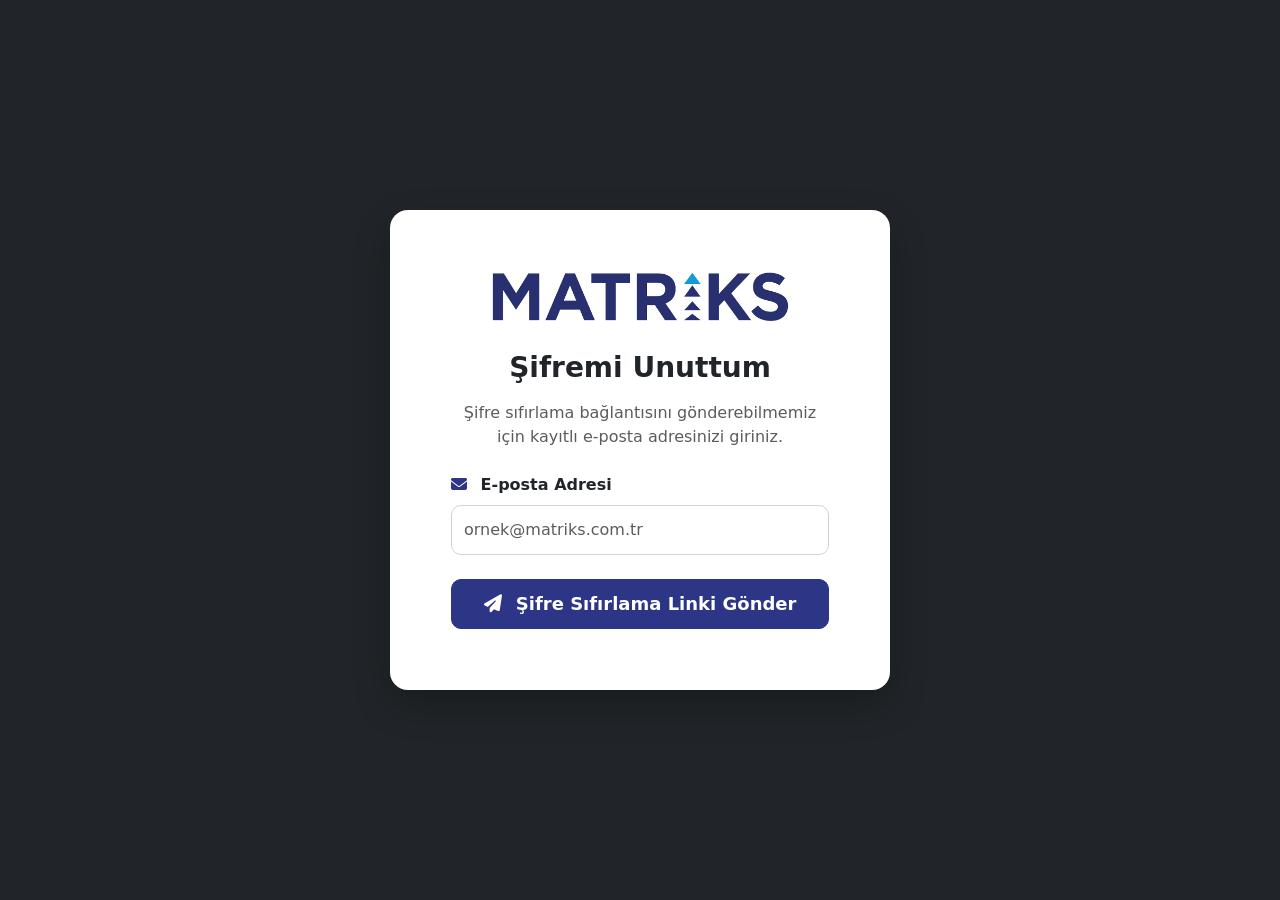
<file: pages/forgot-password.html>
<!doctype html>
<html lang="tr">
  <head>
    <meta charset="UTF-8" />
    <meta name="viewport" content="width=device-width, initial-scale=1.0" />

    <title>Şifremi Unuttum</title>

    <!-- Bootstrap -->
    <link
      href="https://cdn.jsdelivr.net/npm/bootstrap@5.3.8/dist/css/bootstrap.min.css"
      rel="stylesheet"
    />

    <!-- Bootstrap Icons -->
    <link
      rel="stylesheet"
      href="https://cdn.jsdelivr.net/npm/bootstrap-icons@1.13.1/font/bootstrap-icons.min.css"
    />

    <!-- Font Awesome -->
    <link
      rel="stylesheet"
      href="https://cdnjs.cloudflare.com/ajax/libs/font-awesome/6.7.2/css/all.min.css"
    />

    <!-- CSS -->
    <link rel="stylesheet" href="../css/style.css" />
  </head>

  <body class="login-page">
    <div class="container login-container">
      <div class="card login-card">
        <div class="card-body">
          <div class="text-center mb-4">
            <img
              src="../assets/images/matriks-logo.png"
              class="login-logo"
              alt="Matriks"
            />
          </div>

          <h3 class="text-center mb-3">Şifremi Unuttum</h3>

          <p class="text-center text-muted mb-4">
            Şifre sıfırlama bağlantısını gönderebilmemiz için kayıtlı e-posta
            adresinizi giriniz.
          </p>

          <div
            id="successAlert"
            class="alert alert-success d-none text-center"
            role="alert"
          >
            <i class="fa-solid fa-circle-check me-2"></i>

            <span id="successMessage"></span>
          </div>

          <div id="backToLogin" class="text-center mt-4 d-none">
            <a href="login.html" class="forgot-password">
              <i class="fa-solid fa-arrow-left me-2"></i>
              Giriş Sayfasına Dön
            </a>
          </div>

          <form id="forgotForm" class="needs-validation" novalidate>
            <div class="mb-4">
              <label for="email" class="form-label">
                <i class="fa-solid fa-envelope me-2"></i>
                E-posta Adresi
              </label>

              <input
                type="email"
                class="form-control"
                id="email"
                placeholder="ornek@matriks.com.tr"
                required
              />

              <div class="invalid-feedback">
                Geçerli bir e-posta adresi giriniz.
              </div>
            </div>

            <button type="submit" class="btn login-btn w-100">
              <i class="fa-solid fa-paper-plane me-2"></i>

              Şifre Sıfırlama Linki Gönder
            </button>
          </form>
        </div>
      </div>
    </div>

    <script src="https://cdn.jsdelivr.net/npm/bootstrap@5.3.8/dist/js/bootstrap.bundle.min.js"></script>

    <script src="../js/forgot-password.js"></script>
  </body>
</html>
</file>
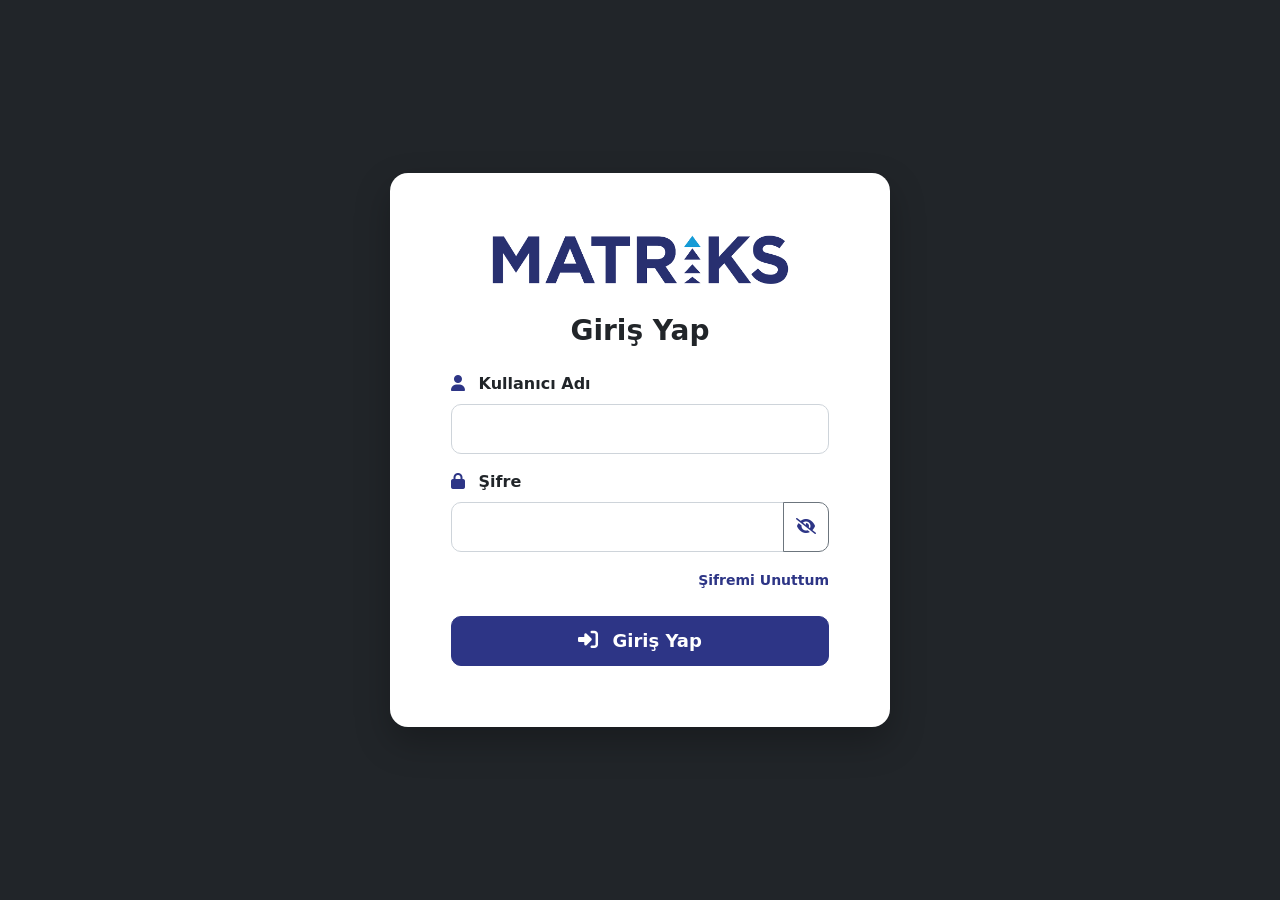
<file: pages/login.html>
<!doctype html>
<html lang="tr">
  <head>
    <meta charset="UTF-8" />
    <meta name="viewport" content="width=device-width, initial-scale=1.0" />

    <title>Matriks Login</title>

    <!-- Bootstrap -->
    <link
      href="https://cdn.jsdelivr.net/npm/bootstrap@5.3.8/dist/css/bootstrap.min.css"
      rel="stylesheet"
    />

    <!-- Bootstrap Icons -->
    <link
      rel="stylesheet"
      href="https://cdn.jsdelivr.net/npm/bootstrap-icons@1.13.1/font/bootstrap-icons.min.css"
    />

    <!-- Font Awesome -->
    <link
      rel="stylesheet"
      href="https://cdnjs.cloudflare.com/ajax/libs/font-awesome/6.7.2/css/all.min.css"
    />

    <!-- CSS -->
    <link rel="stylesheet" href="../css/style.css" />
  </head>

  <body class="login-page">
    <div class="container login-container">
      <div class="card login-card">
        <div class="card-body">
          <!-- Logo -->

          <div class="text-center mb-4">
            <img
              src="../assets/images/matriks-logo.png"
              class="login-logo"
              alt="Matriks"
            />
          </div>

          <h3 class="text-center mb-4">Giriş Yap</h3>

          <form id="loginForm" class="needs-validation" novalidate>
            <!-- Kullanıcı Adı -->

            <div class="mb-3">
              <label for="username" class="form-label">
                <i class="fa-solid fa-user me-2"></i>
                Kullanıcı Adı
              </label>

              <input type="text" class="form-control" id="username" required />

              <div class="invalid-feedback">Kullanıcı adı zorunludur.</div>
            </div>

            <!-- Şifre -->

            <div class="mb-3">
              <label for="password" class="form-label">
                <i class="fa-solid fa-lock me-2"></i>
                Şifre
              </label>

              <div class="input-group">
                <input
                  type="password"
                  class="form-control"
                  id="password"
                  required
                />

                <button
                  class="btn btn-outline-secondary"
                  type="button"
                  id="togglePassword"
                >
                  <i class="fa-solid fa-eye-slash"></i>
                </button>
              </div>

              <div class="invalid-feedback">Şifre zorunludur.</div>
            </div>

            <!-- Şifremi Unuttum -->

            <div class="text-end mb-4">
              <a href="forgot-password.html" class="forgot-password"> Şifremi Unuttum </a>
            </div>

            <!-- Buton -->

            <button type="submit" class="btn login-btn w-100">
              <i class="fa-solid fa-right-to-bracket me-2 fs-5"></i>

              Giriş Yap
            </button>
          </form>
        </div>
      </div>
    </div>

    <script src="https://cdn.jsdelivr.net/npm/bootstrap@5.3.8/dist/js/bootstrap.bundle.min.js"></script>

    <script src="../js/login.js"></script>
  </body>
</html>
</file>
<file: css/style.css>
/* ========================= */
/* GENERAL */
/* ========================= */

body {
  overflow-x: hidden;
}
/* ========================= */
/* SIDEBAR */
/* ========================= */

.sidebar {
  position: sticky;
  top: 70px;
  height: calc(100vh - 70px);
  background: #fff;
  border-right: 1px solid #dee2e6;
}

.sidebar-content {
  display: flex;
  flex-direction: column;
  height: 100%;
  padding: 1.5rem;
}

.mt-auto {
  margin-top: auto !important;
}

.theme-switch-container {
  padding-top: 16px;
}

.nav-link {
  color: #212529;
  transition: 0.2s;
}

.nav-link:hover {
  background: #f8f9fa;
}

/* ========================= */
/* NAVBAR */
/* ========================= */

.navbar {
  padding: 15px 20px;
}

.navbar .container-fluid {
  display: flex;
  justify-content: space-between;
  align-items: center;
}

.navbar-left {
  display: flex;
  align-items: center;
}

.navbar-right {
  display: flex;
  align-items: center;
}

/* ========================= */
/* DATEPICKER */
/* ========================= */

.navbar-datepicker {
  display: flex;
  align-items: center;
  margin-left: 25px;
}

.navbar-datepicker label {
  color: #fff;
  font-weight: 600;
  margin-right: 12px;
  margin-bottom: 0;
  white-space: nowrap;
}

.date-row {
  display: flex;
  gap: 10px;
}

#startDate,
#endDate {
  width: 150px;
}

/* Badge */

.badge {
  font-size: 0.65rem;
}

/* ========================= */
/* MAIN */
/* ========================= */

main {
  min-height: 100vh;
}

.card {
  border-radius: 0;
}

/* ========================= */
/* JQUERY UI */
/* ========================= */

.ui-datepicker {
  font-size: 14px;
}

.ui-datepicker-header {
  background: #212529;
  color: #fff;
  border: none;
}

.ui-datepicker-calendar .ui-state-active {
  background: #0d6efd !important;
  color: #fff !important;
  border: none !important;
}

/* ========================= */
/* LOGIN PAGE */
/* ========================= */

.login-page {
  background: #212529;
  min-height: 100vh;
}

.login-container {
  min-height: 100vh;
  display: flex;
  justify-content: center;
  align-items: center;
  padding: 30px;
}

.login-card {
  width: 100%;
  max-width: 500px;
  background: #fff;
  border: none;
  border-radius: 18px;
  padding: 45px;
  box-shadow: 0 15px 35px rgba(0, 0, 0, 0.25);
}

.login-logo {
  width: 300px;
  display: block;
  margin: 0 auto 30px;
}

.login-card h3 {
  font-weight: 700;
  color: #212529;
  margin-bottom: 35px;
}

/* Label */

.form-label {
  font-weight: 600;
  color: #212529;
  margin-bottom: 8px;
}

/* Label Icons */

.form-label i {
  color: #2d3586;
  margin-right: 8px;
}

/* Input */

.login-card .form-control {
  height: 50px;
  border-radius: 10px;
  border: 1px solid #ced4da;
}

/* Focus */

.login-card .form-control:focus {
  border-color: #2d3586;
  box-shadow: 0 0 0 0.2rem rgba(45, 53, 134, 0.15);
}

/* Validation */

.invalid-feedback {
  font-size: 0.9rem;
}

/* Forgot Password */

.forgot-password {
  color: #2d3586;
  text-decoration: none;
  font-size: 14px;
  font-weight: 600;
}

.forgot-password:hover {
  text-decoration: underline;
}

/* Login Button */

.login-btn {
  background: #2d3586;
  border: 1px solid #2d3586;
  color: #fff;
  height: 50px;
  font-size: 18px;
  font-weight: 600;
  border-radius: 10px;
  transition: all 0.25s ease;
}

.login-btn:hover {
  background: #1f276d;
  border-color: #1f276d;
  color: #fff;
  transform: translateY(-2px);
  box-shadow: 0 8px 18px rgba(45, 53, 134, 0.35);
}

.login-btn:focus {
  background: #1f276d;
  border-color: #1f276d;
  box-shadow: 0 0 0 0.2rem rgba(45, 53, 134, 0.25);
}

.login-btn:active {
  background: #19205a !important;
  border-color: #19205a !important;
}

/* Şifre Göster Butonu */

#togglePassword {
  border-radius: 0 10px 10px 0;
}

#togglePassword:focus {
  box-shadow: none;
}

#togglePassword i {
  color: #2d3586;
}

/* ========================= */
/* MOBILE */
/* ========================= */

@media (max-width: 767.98px) {
  /* Sidebar */

  .offcanvas {
    width: 260px;
  }

  /* Navbar */

  .navbar .container-fluid {
    flex-direction: column;
    align-items: stretch;
  }

  .navbar-left {
    width: 100%;
    display: flex;
    align-items: center;
    flex-wrap: wrap;
  }

  .navbar-right {
    position: absolute;
    top: 18px;
    right: 20px;
  }

  .logo-img {
    width: 110px;
    height: auto;
  }

  .navbar-toggler {
    padding: 4px 8px;
  }

  .navbar-toggler-icon {
    width: 1.2rem;
    height: 1.2rem;
  }

  .navbar-datepicker {
    width: 100%;
    margin-top: 15px;
    margin-left: 0;
    display: block;
  }

  .navbar-datepicker label {
    display: block;
    margin-bottom: 8px;
  }

  .date-row {
    display: flex;
    gap: 10px;
  }

  .date-row input {
    flex: 1;
    height: 38px;
  }

  /* Login */

  .login-card {
    margin: 20px;
    padding: 35px 25px;
  }

  .login-logo {
    width: 220px;
  }

  .login-card h3 {
    font-size: 2rem;
  }

  /* ========================= */
  /* Mobile DataTables */
  /* ========================= */

  .dataTables_wrapper .dataTables_length,
  .dataTables_wrapper .dataTables_filter,
  .dataTables_wrapper .dataTables_info,
  .dataTables_wrapper .dataTables_paginate {
    text-align: center;
  }

  .dataTables_wrapper .dataTables_length,
  .dataTables_wrapper .dataTables_filter {
    margin-bottom: 15px;
  }

  .dataTables_wrapper .dataTables_filter input {
    margin-left: 8px;
  }

  .table-responsive {
    display: flex;
    justify-content: center;
  }
}

/* Sidebar Active */

.sidebar .nav-link,
.offcanvas .nav-link {
  display: flex;
  align-items: center;
  gap: 10px;
  padding: 14px 18px;
  margin-bottom: 8px;
  border-radius: 10px;
  color: #1f2937;
  font-weight: 500;
  transition: 0.25s;
}
.sidebar .nav-link i,
.offcanvas .nav-link i {
  width: 20px;

  text-align: center;

  font-size: 16px;
}

.sidebar .nav-link.active,
.offcanvas .nav-link.active {
  background: #2d3586;
  color: #fff;
}

.sidebar .nav-link:hover,
.offcanvas .nav-link:hover {
  background: #eef2ff;
  color: #2d3586;
  transform: translateX(4px);
}

.sidebar .nav-link.active:hover,
.offcanvas .nav-link.active:hover {
  background: #2d3586;
  color: #fff;
}

#sidebarLogout,
#mobileLogout {
  color: #dc3545;

  font-weight: 600;
}
/* ========================= */
/* HOVER EFFECTS */
/* ========================= */

/* Sidebar */

.sidebar .nav-link {
  padding: 12px 16px;
  border-radius: 8px;
  transition: all 0.25s ease;
}

.sidebar .nav-link:hover {
  background: #2d3586;
  color: #fff;
  transform: translateX(5px);
}

/* Aktif Menü */

.sidebar .nav-link.active {
  background: #2d3586;
  color: #fff;
  font-weight: 600;
}

/* Mobil Sidebar */

.offcanvas .nav-link {
  padding: 12px 16px;
  border-radius: 8px;
  transition: all 0.25s ease;
}

.offcanvas .nav-link:hover {
  background: #2d3586;
  color: #fff;
  transform: translateX(5px);
}

.offcanvas .nav-link.active {
  background: #2d3586;
  color: #fff;
}

/* Navbar Dropdown */

.navbar .dropdown-toggle {
  transition: 0.25s;
}

.navbar .dropdown-toggle:hover {
  opacity: 0.85;
}

/* Bildirim */

.navbar .fa-bell {
  transition: 0.25s;
}

.navbar .fa-bell:hover {
  transform: scale(1.15);
}

/* Logo */

.logo-img {
  transition: 0.3s;
}

.logo-img:hover {
  transform: scale(1.03);
}

/* Butonlar */

.btn {
  transition: all 0.25s ease;
}

.btn:hover {
  transform: translateY(-2px);
}

/* Dropdown Menü */

.dropdown-menu {
  border: none;
  border-radius: 10px;
  box-shadow: 0 10px 25px rgba(0, 0, 0, 0.15);
}

.dropdown-item {
  transition: 0.2s;
}

.dropdown-item:hover {
  background: #2d3586;
  color: #fff;
}

/* ========================= */
/* DYNAMIC TABS */
/* ========================= */

#dynamicTabs {
  border-bottom: none;
  padding: 12px 12px 0;
  background: #f8f9fa;
}

#dynamicTabs .nav-link {
  display: flex;
  align-items: center;
  gap: 10px;
  color: #495057;
  background: #f8f9fa;
  border: 1px solid #dee2e6;
  border-bottom: none;
  border-radius: 10px 10px 0 0;
  padding: 10px 18px;
  margin-right: 6px;
  font-weight: 600;
  transition: all 0.25s ease;
}

#dynamicTabs .nav-link:hover {
  background: #eef2ff;
  color: #2d3586;
  transform: translateY(-2px);
  box-shadow: 0 4px 10px rgba(0, 0, 0, 0.08);
}

#dynamicTabs .nav-link.active {
  background: #2d3586;
  color: #fff;
  border-color: #2d3586;
  box-shadow: 0 -2px 10px rgba(45, 53, 134, 0.2);
}

.close-tab {
  cursor: pointer;
  font-size: 13px;
  border-radius: 50%;
  padding: 4px;
  transition: 0.25s;
}

.close-tab:hover {
  background: rgba(255, 255, 255, 0.2);
  color: #ff4d4f;
  transform: rotate(90deg);
}

.tab-content {
  animation: fadeIn 0.25s ease;
}

@keyframes fadeIn {
  from {
    opacity: 0;

    transform: translateY(10px);
  }

  to {
    opacity: 1;

    transform: translateY(0);
  }
}

/* ========================= */
/* Sortable Tabs */
/* ========================= */

.tab-ghost {
  opacity: 0.4;
}

.tab-chosen {
  cursor: grabbing;
}

.tab-drag {
  opacity: 0.85;
  box-shadow: 0 10px 25px rgba(0, 0, 0, 0.2);
}

#dynamicTabs .nav-link {
  cursor: grab;
}

#dynamicTabs .nav-link:active {
  cursor: grabbing;
}

/* ========================= */
/* DARK MODE */
/* ========================= */

body.dark-mode {
  background: #121826;
  color: #f5f5f5;
}

/* Navbar */

body.dark-mode .navbar {
  background: #ffffff !important;
  border-bottom: 1px solid #d9d9d9;
}

/* Sidebar */

body.dark-mode .sidebar {
  background: #1b2333;
  border-right: 1px solid #2f3b52;
}

/* Main */

body.dark-mode main {
  background: #121826;
}

/* Cards */

body.dark-mode .card {
  background: #1d2638;
  border: 1px solid #2f3b52;
  color: #fff;
}

/* Tables */

body.dark-mode table {
  color: #fff;
}

body.dark-mode table th {
  background: #1f2b40;
  color: #fff;
}

body.dark-mode table td {
  background: #1d2638;
  color: #e7e7e7;
}

body.dark-mode table th,
body.dark-mode table td {
  border-color: #344055;
}

/* Yazılar */

body.dark-mode h1,
body.dark-mode h2,
body.dark-mode h3,
body.dark-mode h4,
body.dark-mode p,
body.dark-mode label,
body.dark-mode span {
  color: #f5f5f5;
}

/* Breadcrumb */

body.dark-mode .breadcrumb-item,
body.dark-mode .breadcrumb-item.active {
  color: #cfd8e3;
}

/* Çizgiler */

body.dark-mode hr {
  border-color: #394860;
}

/* Sidebar Link */

body.dark-mode .sidebar .nav-link {
  color: #dce3ec;
}

body.dark-mode .sidebar .nav-link:hover {
  background: #2d3586;
  color: #fff;
}

body.dark-mode .sidebar .nav-link.active {
  background: #2d3586;
  color: #fff;
}

/* Dynamic Tabs */

body.dark-mode #dynamicTabs {
  background: #1d2638;
}

body.dark-mode #dynamicTabs .nav-link {
  background: #24324a;
  color: #dce3ec;
  border-color: #344055;
}

body.dark-mode #dynamicTabs .nav-link.active {
  background: #2d3586;
  border-color: #2d3586;
  color: #fff;
}

body.dark-mode .navbar input {
  background: #ffffff;
  color: #212529;
  border: 1px solid #ced4da;
}
/* Navbar Input */

body.dark-mode .navbar input {
  background: #f8f9fa;
}

body.dark-mode .navbar {
  color: #212529;
}

body.dark-mode .navbar label,
body.dark-mode .navbar span,
body.dark-mode .navbar a,
body.dark-mode .navbar i {
  color: #212529 !important;
}

/* ========================= */
/* THEME SWITCH */
/* ========================= */

.form-check-input {
  cursor: pointer;
}

.form-check-input:focus {
  box-shadow: none;
  border-color: #2d3586;
}

.form-check-input:checked {
  background-color: #2d3586;
  border-color: #2d3586;
}

/* ========================= */
/* MOBILE THEME SWITCH */
/* ========================= */

body.dark-mode #mobileSidebar .form-check-label {
  color: #212529 !important;
}

/* ========================= */
/* DARK MODE HAMBURGER */
/* ========================= */

body.dark-mode .navbar-toggler {
  border-color: #ced4da;
}

body.dark-mode .navbar-toggler-icon {
  filter: invert(1);
}

/* ========================= */
/* DARK MODE DATE INPUTS */
/* ========================= */

body.dark-mode #startDate,
body.dark-mode #endDate {
  background: #ffffff;
  color: #212529;

  border: 2px solid #2d3586;
  border-radius: 8px;

  box-shadow: none;
  outline: none;
}

/* Hover */

body.dark-mode #startDate:hover,
body.dark-mode #endDate:hover {
  border-color: #2d3586;
}

/* Focus */

body.dark-mode #startDate:focus,
body.dark-mode #endDate:focus {
  border-color: #2d3586;
  box-shadow: none;
}

/* Placeholder */

body.dark-mode #startDate::placeholder,
body.dark-mode #endDate::placeholder {
  color: #6c757d;
}

body.dark-mode .navbar {
  border-bottom: 2px solid #2d3586;
}

/* ========================= */
/* DARK MODE LOGO */
/* ========================= */

/* ========================= */
/* DESKTOP LOGO */
/* ========================= */

@media (min-width: 768px) {
  /* Açık Tema */
  body:not(.dark-mode) .logo-img {
    width: 165px;
    height: auto;
  }

  /* Koyu Tema */
  body.dark-mode .logo-img {
    width: 165px;
    height: auto;
  }
}

.table-responsive {
  overflow-x: auto;
}

#employeeTable {
  width: 100% !important;
}

/* ===================================
   DATATABLES DARK MODE
=================================== */

body.dark-mode table.dataTable {
  color: #fff !important;
  border-color: #495057;
}

body.dark-mode table.dataTable thead th {
  background-color: #2b3445 !important;
  color: #ffffff !important;
  border-color: #495057 !important;
}

body.dark-mode table.dataTable tbody td {
  background-color: #1f2937 !important;
  color: #ffffff !important;
  border-color: #495057 !important;
}

body.dark-mode table.dataTable tbody tr:hover td {
  background-color: #2d3748 !important;
}

/* ========================= */
/* Empty Message */
/* ========================= */

#emptyMessage {
  color: #212529 !important;
}

body.dark-mode #emptyMessage {
  color: #ffffff !important;
}
</file>
